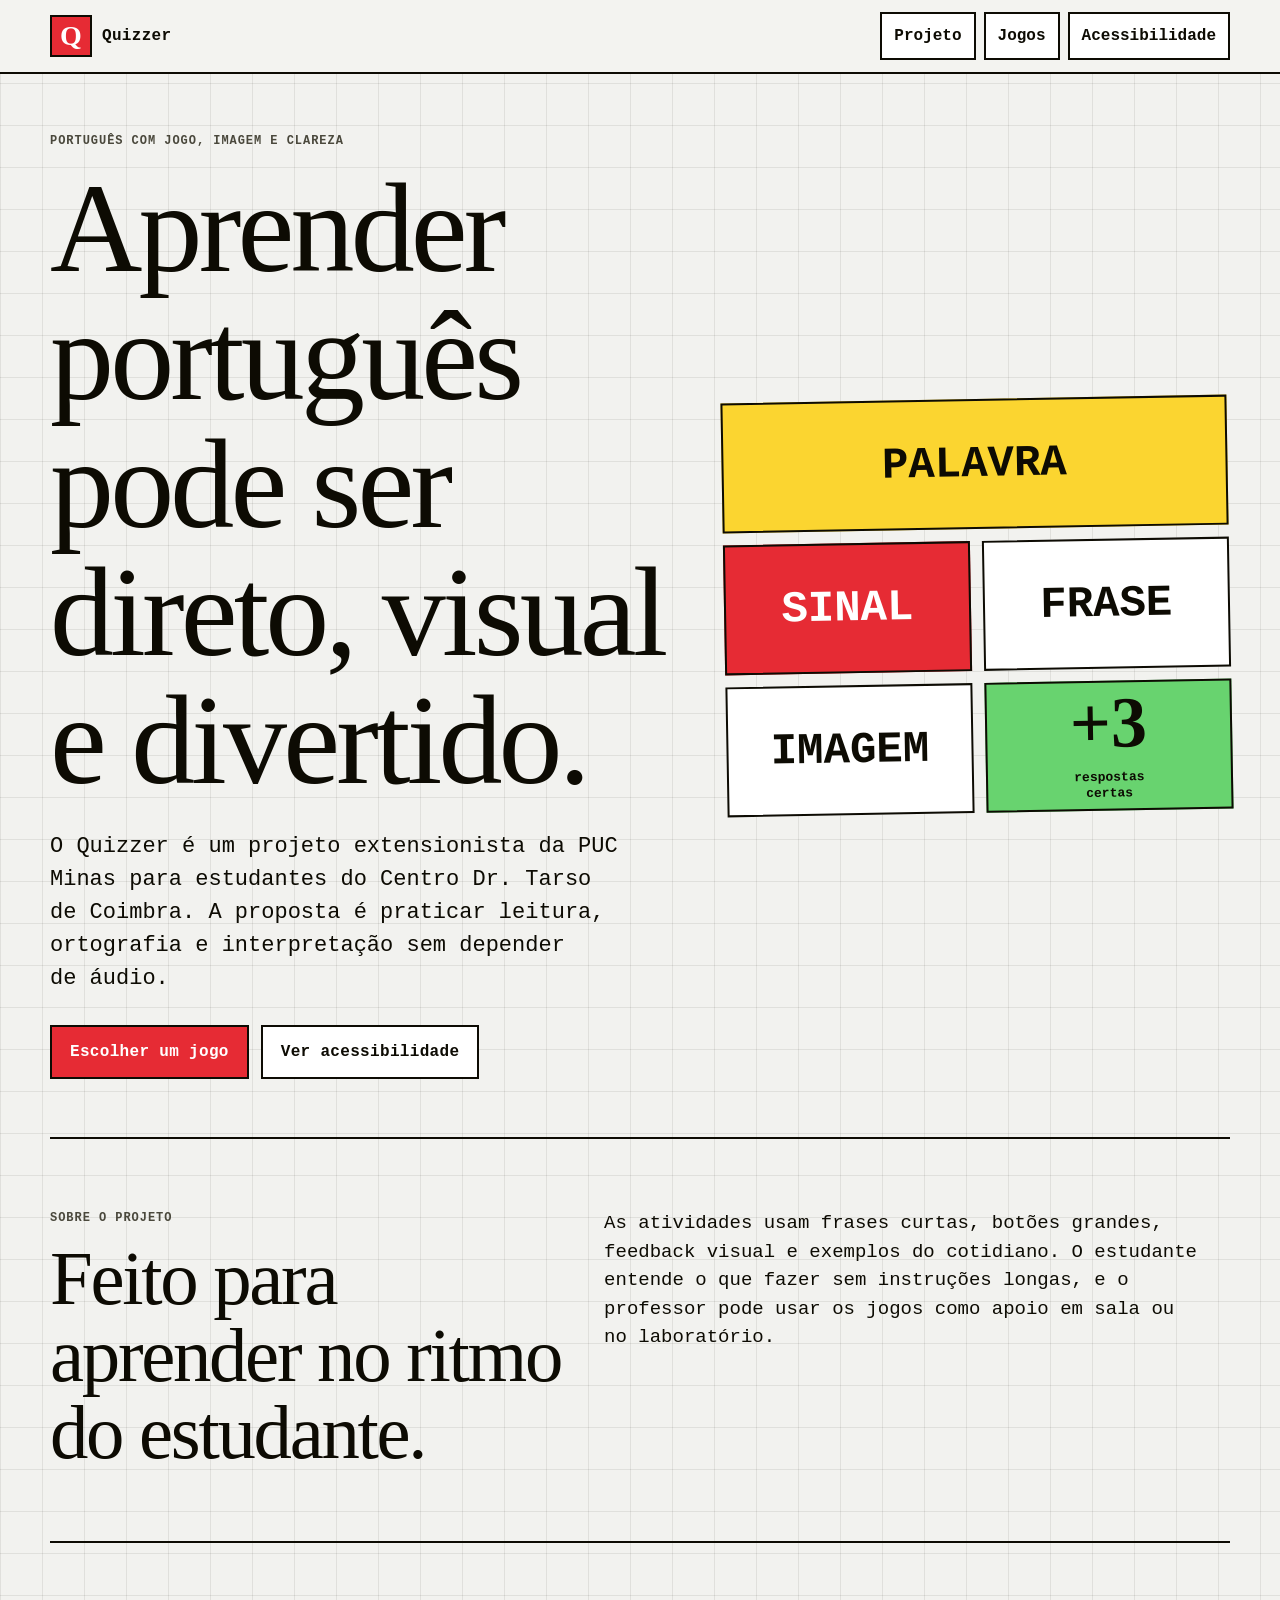
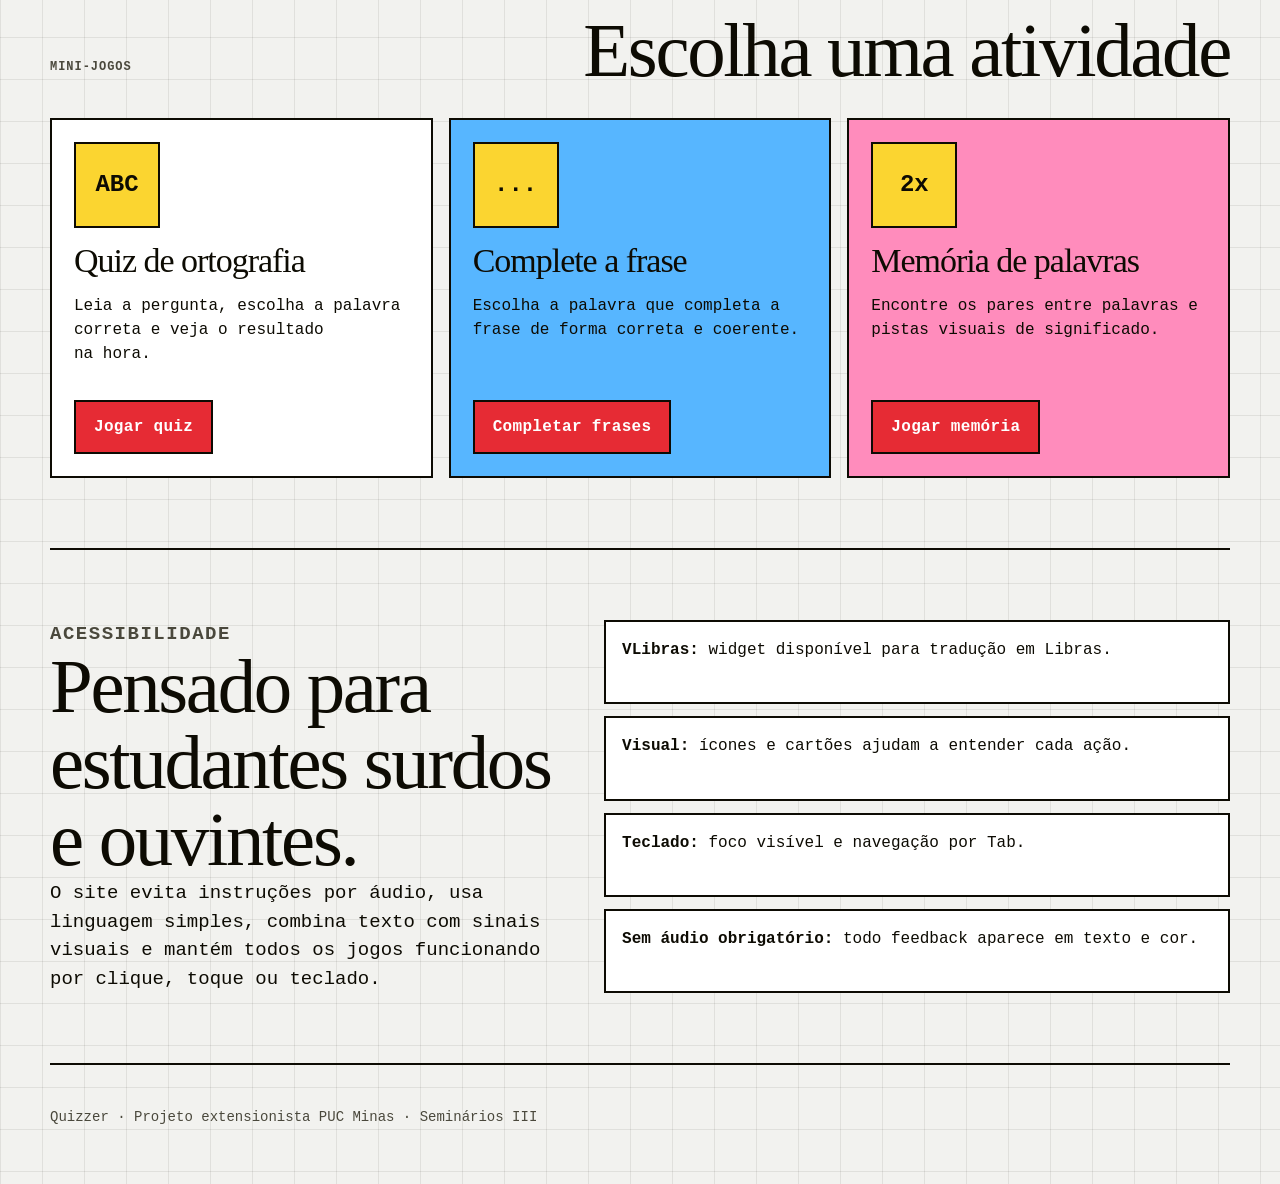
<file: index.html>
<!doctype html>
<html lang="pt-BR">
  <head>
    <meta charset="utf-8">
    <meta name="viewport" content="width=device-width, initial-scale=1">
    <meta http-equiv="refresh" content="0; url=src/index.html">
    <title>Quizzer</title>
    <style>
      body {
        margin: 0;
        min-height: 100vh;
        display: grid;
        place-items: center;
        font-family: -apple-system, BlinkMacSystemFont, "Segoe UI", system-ui, sans-serif;
        background: oklch(96% 0.004 100);
        color: oklch(15% 0.02 100);
      }
      a {
        color: oklch(60% 0.22 25);
        font-weight: 700;
      }
    </style>
  </head>
  <body>
    <main>
      <p>Abrindo o Quizzer... <a href="src/index.html">Clique aqui se não abrir.</a></p>
    </main>
  </body>
</html>
</file>
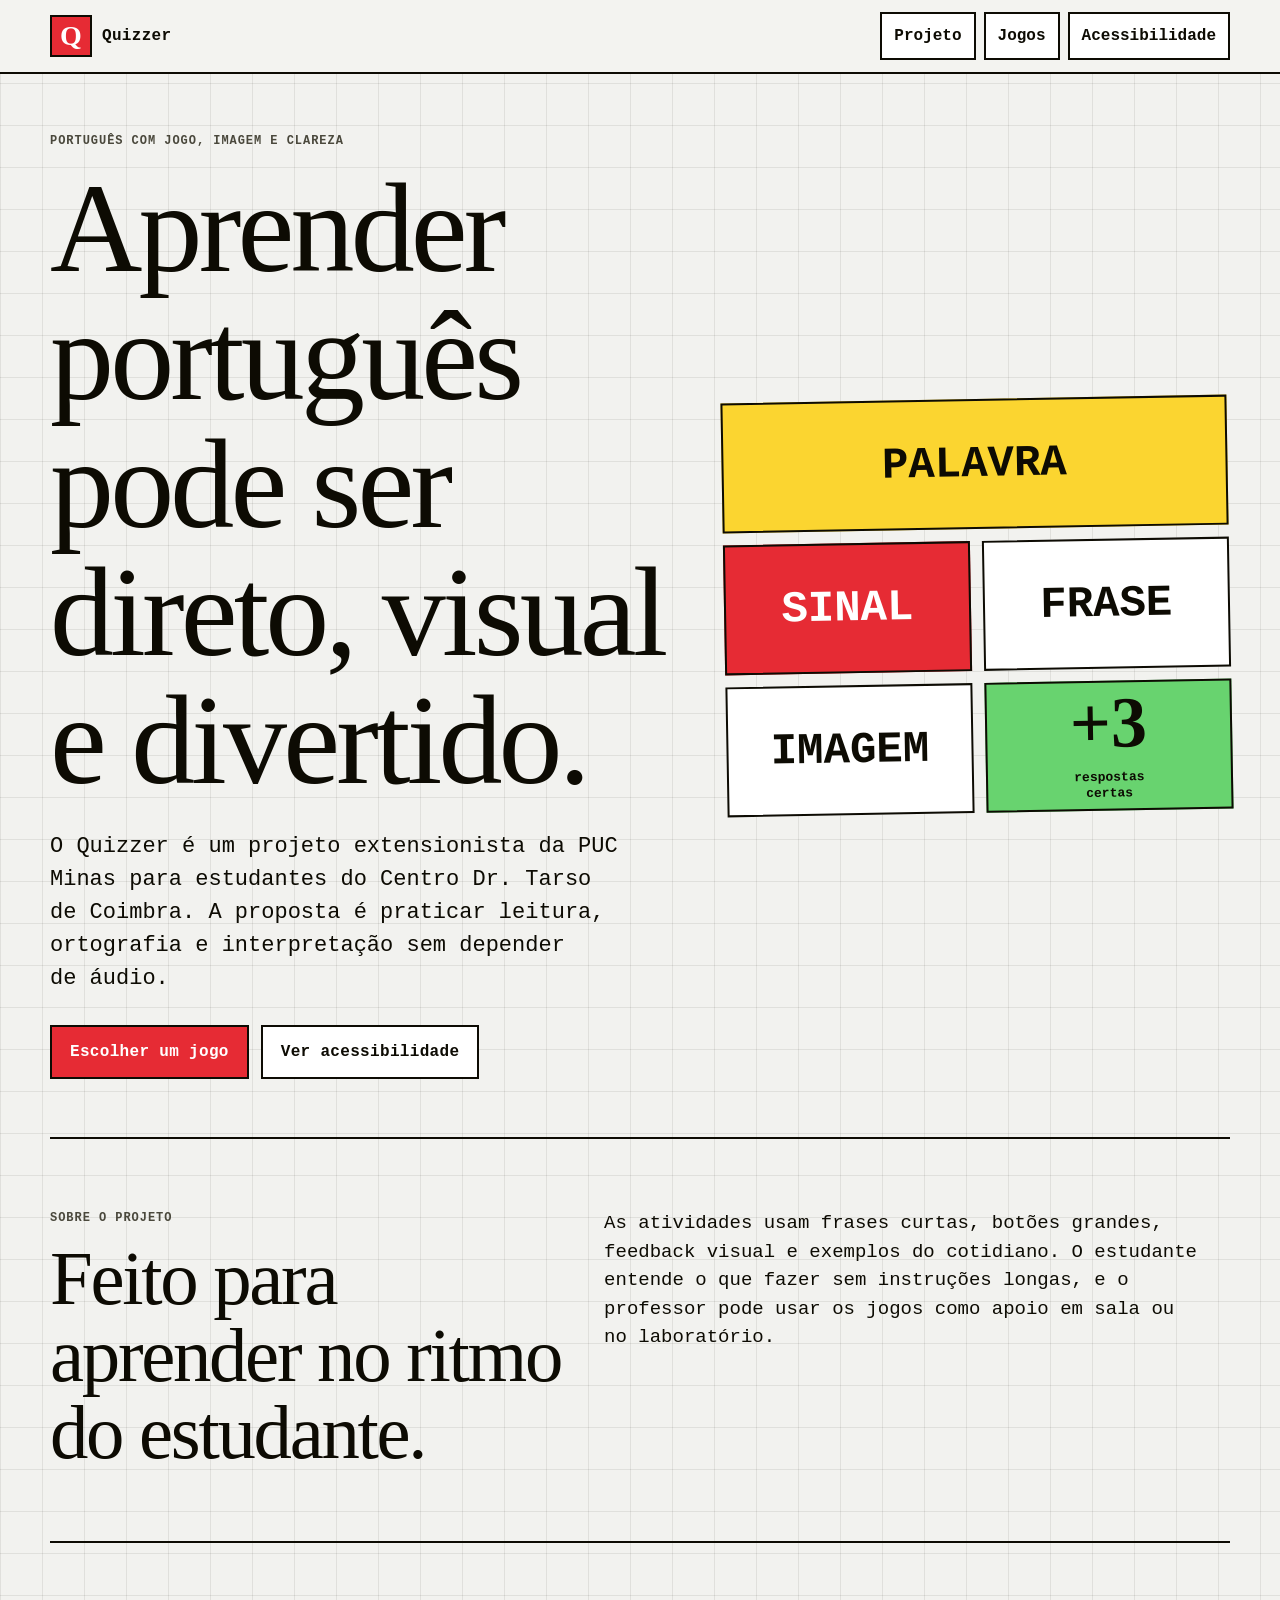
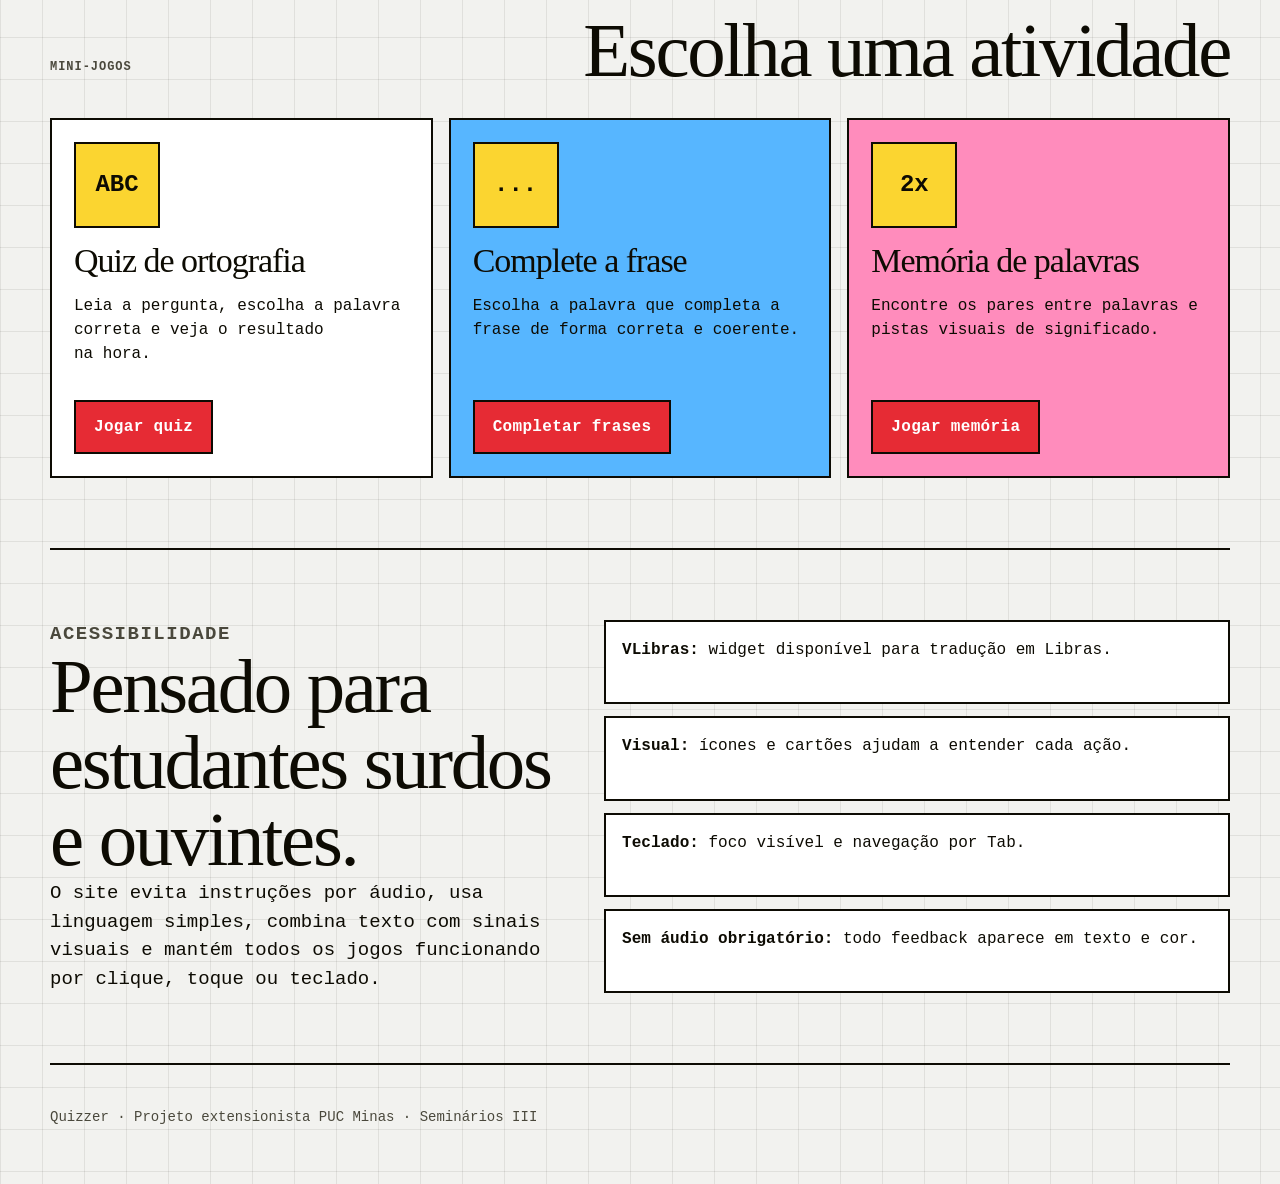
<file: src/index.html>
<!doctype html>
<html lang="pt-BR">
  <head>
    <meta charset="utf-8">
    <meta name="viewport" content="width=device-width, initial-scale=1">
    <meta name="description" content="Quizzer: jogos de língua portuguesa com acessibilidade visual e suporte a Libras.">
    <title>Quizzer | Jogos de Português</title>
    <link rel="stylesheet" href="css/style.css">
  </head>
  <body data-page="home">
    <a class="skip-link" href="#conteudo">Pular para o conteúdo</a>

    <header class="site-header">
      <nav class="nav-shell" aria-label="Navegação principal">
        <a class="brand" href="index.html" aria-label="Página inicial do Quizzer">
          <span class="brand-mark" aria-hidden="true">Q</span>
          <span>Quizzer</span>
        </a>
        <button class="menu-button" type="button" aria-expanded="false" aria-controls="main-menu">
          Menu
        </button>
        <div class="nav-links" id="main-menu">
          <a href="#projeto">Projeto</a>
          <a href="#jogos">Jogos</a>
          <a href="#acessibilidade">Acessibilidade</a>
        </div>
      </nav>
    </header>

    <main id="conteudo">
      <section class="hero section-grid" aria-labelledby="titulo-principal">
        <div class="hero-copy">
          <p class="eyebrow">Português com jogo, imagem e clareza</p>
          <h1 id="titulo-principal">Aprender português pode ser direto, visual e divertido.</h1>
          <p class="lead">
            O Quizzer é um projeto extensionista da PUC Minas para estudantes do Centro Dr. Tarso de Coimbra. A proposta é praticar leitura, ortografia e interpretação sem depender de áudio.
          </p>
          <div class="hero-actions">
            <a class="button primary" href="#jogos">Escolher um jogo</a>
            <a class="button secondary" href="#acessibilidade">Ver acessibilidade</a>
          </div>
        </div>

        <div class="hero-board" role="img" aria-label="Cartões coloridos com palavras, sinais visuais e pontuação de jogos.">
          <div class="board-card card-large">PALAVRA</div>
          <div class="board-card accent-card">SINAL</div>
          <div class="board-card">FRASE</div>
          <div class="board-card">IMAGEM</div>
          <div class="score-tile">
            <span>+3</span>
            <small>respostas certas</small>
          </div>
        </div>
      </section>

      <section class="info-band" id="projeto" aria-labelledby="sobre-titulo">
        <div>
          <p class="eyebrow">Sobre o projeto</p>
          <h2 id="sobre-titulo">Feito para aprender no ritmo do estudante.</h2>
        </div>
        <p>
          As atividades usam frases curtas, botões grandes, feedback visual e exemplos do cotidiano. O estudante entende o que fazer sem instruções longas, e o professor pode usar os jogos como apoio em sala ou no laboratório.
        </p>
      </section>

      <section class="games-section" id="jogos" aria-labelledby="jogos-titulo">
        <div class="section-heading">
          <p class="eyebrow">Mini-jogos</p>
          <h2 id="jogos-titulo">Escolha uma atividade</h2>
        </div>

        <div class="game-grid">
          <article class="game-card">
            <div class="game-icon" aria-hidden="true">ABC</div>
            <h3>Quiz de ortografia</h3>
            <p>Leia a pergunta, escolha a palavra correta e veja o resultado na hora.</p>
            <a class="button primary" href="jogos/quiz.html">Jogar quiz</a>
          </article>

          <article class="game-card">
            <div class="game-icon" aria-hidden="true">...</div>
            <h3>Complete a frase</h3>
            <p>Escolha a palavra que completa a frase de forma correta e coerente.</p>
            <a class="button primary" href="jogos/complete-frase.html">Completar frases</a>
          </article>

          <article class="game-card">
            <div class="game-icon" aria-hidden="true">2x</div>
            <h3>Memória de palavras</h3>
            <p>Encontre os pares entre palavras e pistas visuais de significado.</p>
            <a class="button primary" href="jogos/memoria.html">Jogar memória</a>
          </article>
        </div>
      </section>

      <section class="access-section" id="acessibilidade" aria-labelledby="acessibilidade-titulo">
        <div class="access-copy">
          <p class="eyebrow">Acessibilidade</p>
          <h2 id="acessibilidade-titulo">Pensado para estudantes surdos e ouvintes.</h2>
          <p>
            O site evita instruções por áudio, usa linguagem simples, combina texto com sinais visuais e mantém todos os jogos funcionando por clique, toque ou teclado.
          </p>
        </div>
        <ul class="access-list" aria-label="Recursos de acessibilidade">
          <li><strong>VLibras:</strong> widget disponível para tradução em Libras.</li>
          <li><strong>Visual:</strong> ícones e cartões ajudam a entender cada ação.</li>
          <li><strong>Teclado:</strong> foco visível e navegação por Tab.</li>
          <li><strong>Sem áudio obrigatório:</strong> todo feedback aparece em texto e cor.</li>
        </ul>
      </section>
    </main>

    <footer class="site-footer">
      <p>Quizzer · Projeto extensionista PUC Minas · Seminários III</p>
    </footer>

    <div vw class="enabled">
      <div vw-access-button class="active"></div>
      <div vw-plugin-wrapper>
        <div class="vw-plugin-top-wrapper"></div>
      </div>
    </div>
    <script src="https://vlibras.gov.br/app/vlibras-plugin.js"></script>
    <script src="js/main.js"></script>
  </body>
</html>
</file>
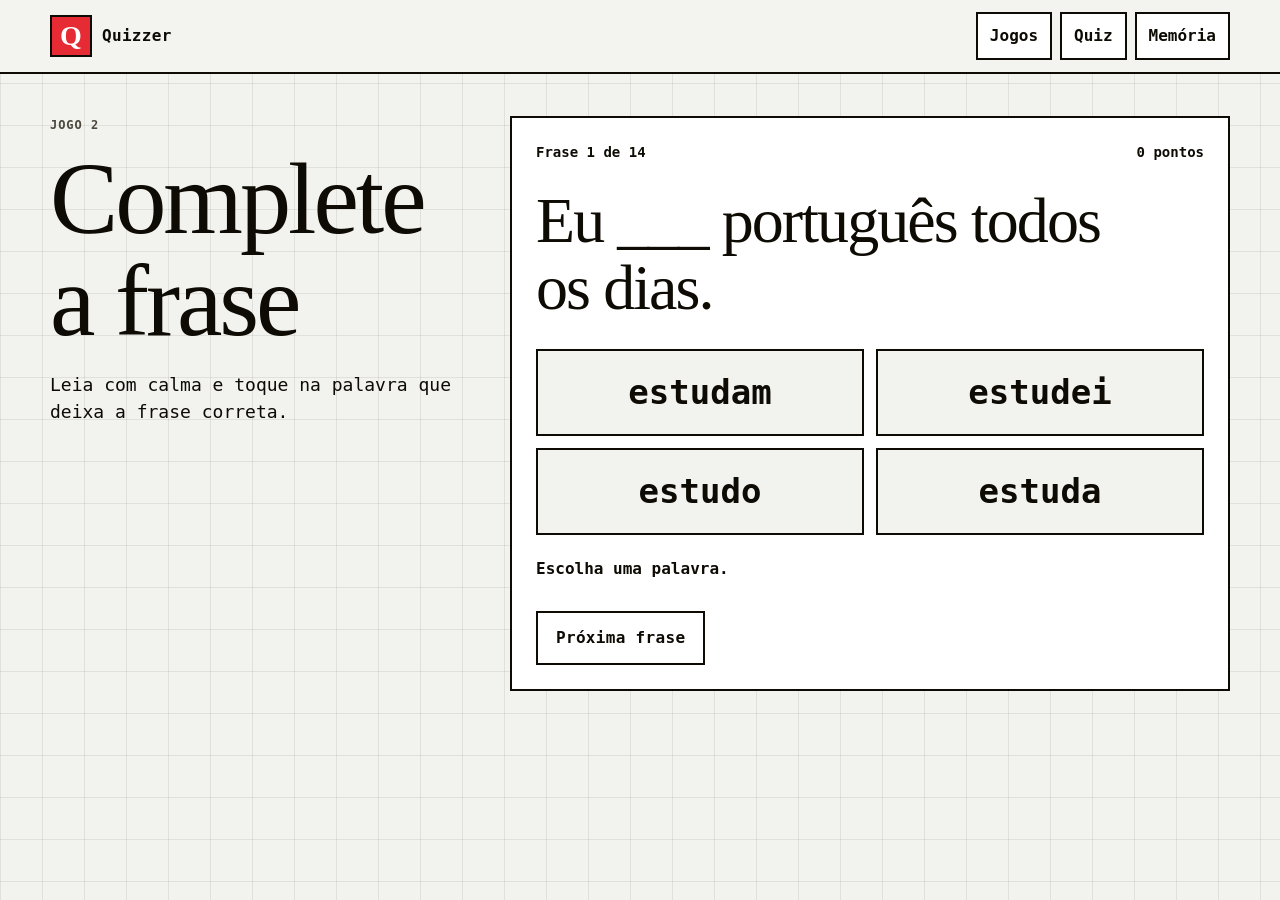
<file: src/jogos/complete-frase.html>
<!doctype html>
<html lang="pt-BR">
  <head>
    <meta charset="utf-8">
    <meta name="viewport" content="width=device-width, initial-scale=1">
    <title>Complete a frase | Quizzer</title>
    <link rel="stylesheet" href="../css/style.css">
  </head>
  <body data-page="frase">
    <a class="skip-link" href="#conteudo">Pular para o jogo</a>

    <header class="site-header">
      <nav class="nav-shell" aria-label="Navegação principal">
        <a class="brand" href="../index.html">
          <span class="brand-mark" aria-hidden="true">Q</span>
          <span>Quizzer</span>
        </a>
        <div class="nav-links always-visible">
          <a href="../index.html#jogos">Jogos</a>
          <a href="quiz.html">Quiz</a>
          <a href="memoria.html">Memória</a>
        </div>
      </nav>
    </header>

    <main class="game-page" id="conteudo">
      <section class="game-shell" aria-labelledby="frase-titulo">
        <div class="game-intro">
          <p class="eyebrow">Jogo 2</p>
          <h1 id="frase-titulo">Complete a frase</h1>
          <p>Leia com calma e toque na palavra que deixa a frase correta.</p>
        </div>

        <div class="play-card">
          <div class="progress-row">
            <span id="phrase-progress">Frase 1 de 5</span>
            <span id="phrase-score">0 pontos</span>
          </div>
          <p class="sentence" id="phrase-question">Carregando frase...</p>
          <div class="answer-grid" id="phrase-options" aria-label="Palavras para completar a frase"></div>
          <p class="feedback" id="phrase-feedback" role="status" aria-live="polite">Escolha uma palavra.</p>
          <button class="button secondary" id="phrase-next" type="button">Próxima frase</button>
        </div>
      </section>
    </main>

    <div vw class="enabled">
      <div vw-access-button class="active"></div>
      <div vw-plugin-wrapper>
        <div class="vw-plugin-top-wrapper"></div>
      </div>
    </div>
    <script src="https://vlibras.gov.br/app/vlibras-plugin.js"></script>
    <script src="../js/main.js"></script>
  </body>
</html>
</file>
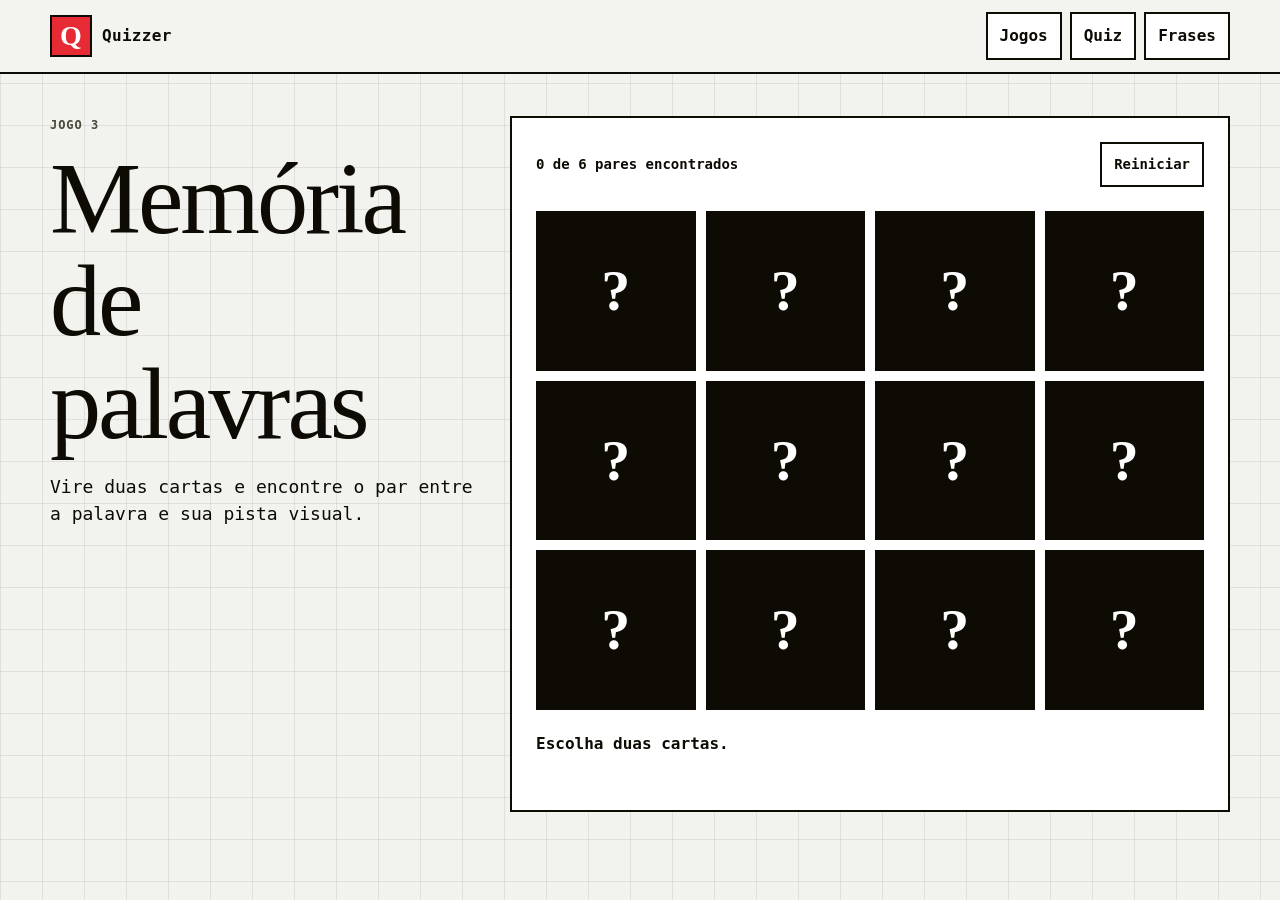
<file: src/jogos/memoria.html>
<!doctype html>
<html lang="pt-BR">
  <head>
    <meta charset="utf-8">
    <meta name="viewport" content="width=device-width, initial-scale=1">
    <title>Memória de palavras | Quizzer</title>
    <link rel="stylesheet" href="../css/style.css">
  </head>
  <body data-page="memoria">
    <a class="skip-link" href="#conteudo">Pular para o jogo</a>

    <header class="site-header">
      <nav class="nav-shell" aria-label="Navegação principal">
        <a class="brand" href="../index.html">
          <span class="brand-mark" aria-hidden="true">Q</span>
          <span>Quizzer</span>
        </a>
        <div class="nav-links always-visible">
          <a href="../index.html#jogos">Jogos</a>
          <a href="quiz.html">Quiz</a>
          <a href="complete-frase.html">Frases</a>
        </div>
      </nav>
    </header>

    <main class="game-page" id="conteudo">
      <section class="game-shell" aria-labelledby="memoria-titulo">
        <div class="game-intro">
          <p class="eyebrow">Jogo 3</p>
          <h1 id="memoria-titulo">Memória de palavras</h1>
          <p>Vire duas cartas e encontre o par entre a palavra e sua pista visual.</p>
        </div>

        <div class="play-card">
          <div class="progress-row">
            <span id="memory-status">0 de 6 pares encontrados</span>
            <button class="text-button" id="memory-restart" type="button">Reiniciar</button>
          </div>
          <div class="memory-grid" id="memory-grid" aria-label="Cartas do jogo da memória"></div>
          <p class="feedback" id="memory-feedback" role="status" aria-live="polite">Escolha duas cartas.</p>
        </div>
      </section>
    </main>

    <div vw class="enabled">
      <div vw-access-button class="active"></div>
      <div vw-plugin-wrapper>
        <div class="vw-plugin-top-wrapper"></div>
      </div>
    </div>
    <script src="https://vlibras.gov.br/app/vlibras-plugin.js"></script>
    <script src="../js/main.js"></script>
  </body>
</html>
</file>
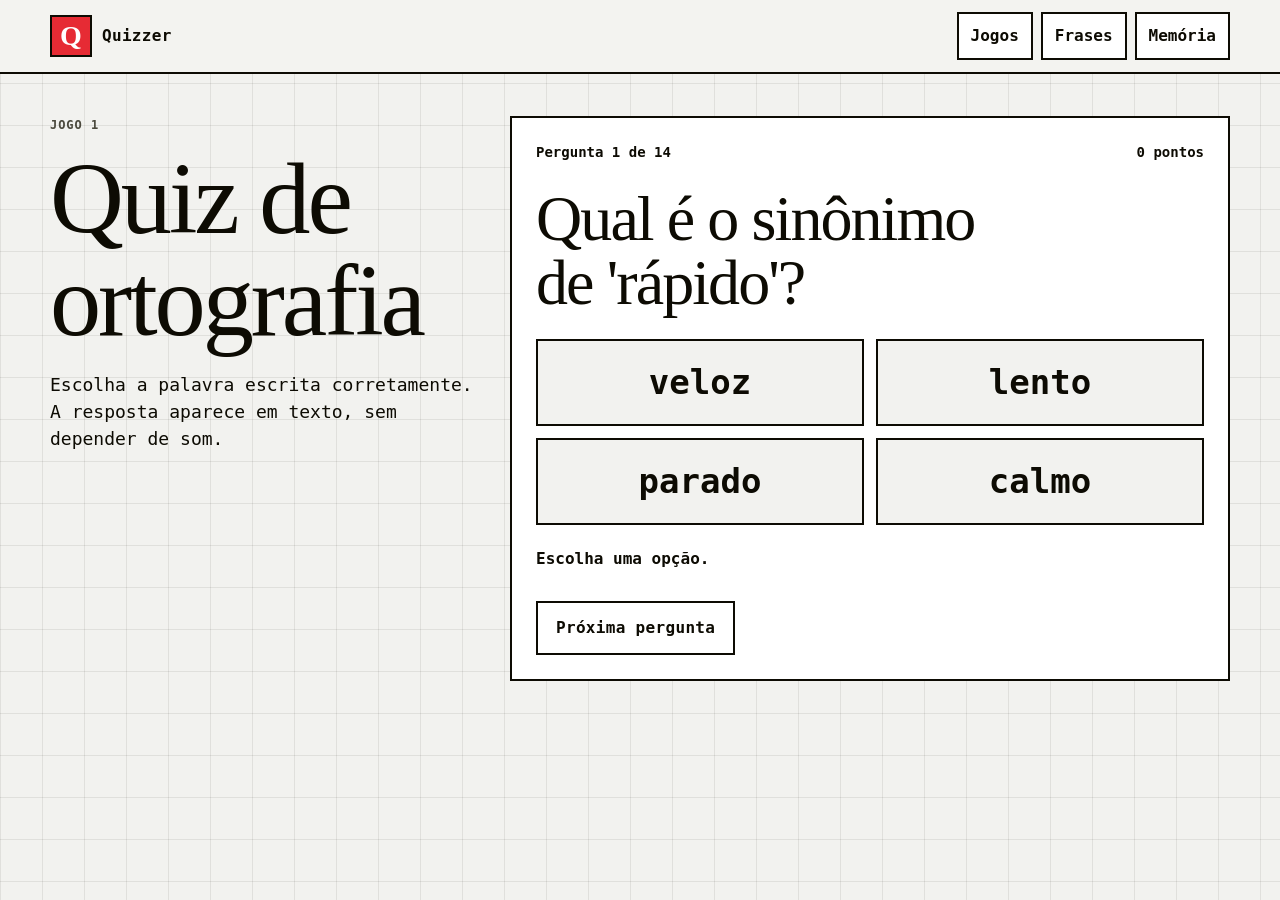
<file: src/jogos/quiz.html>
<!doctype html>
<html lang="pt-BR">
  <head>
    <meta charset="utf-8">
    <meta name="viewport" content="width=device-width, initial-scale=1">
    <title>Quiz de ortografia | Quizzer</title>
    <link rel="stylesheet" href="../css/style.css">
  </head>
  <body data-page="quiz">
    <a class="skip-link" href="#conteudo">Pular para o jogo</a>

    <header class="site-header">
      <nav class="nav-shell" aria-label="Navegação principal">
        <a class="brand" href="../index.html">
          <span class="brand-mark" aria-hidden="true">Q</span>
          <span>Quizzer</span>
        </a>
        <div class="nav-links always-visible">
          <a href="../index.html#jogos">Jogos</a>
          <a href="complete-frase.html">Frases</a>
          <a href="memoria.html">Memória</a>
        </div>
      </nav>
    </header>

    <main class="game-page" id="conteudo">
      <section class="game-shell" aria-labelledby="quiz-titulo">
        <div class="game-intro">
          <p class="eyebrow">Jogo 1</p>
          <h1 id="quiz-titulo">Quiz de ortografia</h1>
          <p>Escolha a palavra escrita corretamente. A resposta aparece em texto, sem depender de som.</p>
        </div>

        <div class="play-card">
          <div class="progress-row">
            <span id="quiz-progress">Pergunta 1 de 5</span>
            <span id="quiz-score">0 pontos</span>
          </div>
          <h2 id="quiz-question">Carregando pergunta...</h2>
          <div class="answer-grid" id="quiz-options" aria-label="Opções de resposta"></div>
          <p class="feedback" id="quiz-feedback" role="status" aria-live="polite">Escolha uma opção.</p>
          <button class="button secondary" id="quiz-next" type="button">Próxima pergunta</button>
        </div>
      </section>
    </main>

    <div vw class="enabled">
      <div vw-access-button class="active"></div>
      <div vw-plugin-wrapper>
        <div class="vw-plugin-top-wrapper"></div>
      </div>
    </div>
    <script src="https://vlibras.gov.br/app/vlibras-plugin.js"></script>
    <script src="../js/main.js"></script>
  </body>
</html>
</file>
<file: src/css/style.css>
:root {
  --bg: oklch(96% 0.004 100);
  --surface: oklch(100% 0 0);
  --fg: oklch(15% 0.02 100);
  --muted: oklch(40% 0.02 100);
  --border: oklch(15% 0.02 100);
  --accent: oklch(60% 0.22 25);
  --yellow: oklch(88% 0.17 95);
  --green: oklch(78% 0.17 145);
  --blue: oklch(75% 0.14 245);
  --pink: oklch(78% 0.15 355);
  --font-display: "Times New Roman", "Iowan Old Style", Georgia, serif;
  --font-body: ui-monospace, "IBM Plex Mono", "JetBrains Mono", Menlo, monospace;
}

/* Base: high-contrast brutalist grid with large targets for young students. */
* {
  box-sizing: border-box;
}

html {
  scroll-behavior: smooth;
}

body {
  margin: 0;
  background:
    linear-gradient(90deg, color-mix(in oklch, var(--border) 8%, transparent) 1px, transparent 1px),
    linear-gradient(0deg, color-mix(in oklch, var(--border) 8%, transparent) 1px, transparent 1px),
    var(--bg);
  background-size: 42px 42px;
  color: var(--fg);
  font-family: var(--font-body);
  font-size: 16px;
  line-height: 1.5;
}

a {
  color: inherit;
}

button,
a.button {
  min-height: 44px;
}

button,
input,
select,
textarea {
  font: inherit;
}

:focus-visible {
  outline: 4px solid var(--accent);
  outline-offset: 4px;
}

.skip-link {
  position: absolute;
  inset-inline-start: 16px;
  top: 12px;
  z-index: 20;
  transform: translateY(-150%);
  background: var(--accent);
  color: var(--surface);
  padding: 10px 14px;
  border: 2px solid var(--border);
}

.skip-link:focus {
  transform: translateY(0);
}

.site-header {
  position: sticky;
  top: 0;
  z-index: 10;
  background: color-mix(in oklch, var(--bg) 94%, white);
  border-bottom: 2px solid var(--border);
}

.nav-shell {
  width: min(1180px, calc(100% - 32px));
  margin: 0 auto;
  min-height: 72px;
  display: flex;
  align-items: center;
  justify-content: space-between;
  gap: 18px;
}

.brand {
  display: inline-flex;
  align-items: center;
  gap: 10px;
  text-decoration: none;
  font-weight: 800;
  letter-spacing: 0.02em;
}

.brand-mark {
  display: grid;
  place-items: center;
  inline-size: 42px;
  block-size: 42px;
  background: var(--accent);
  color: var(--surface);
  border: 2px solid var(--border);
  font-family: var(--font-display);
  font-size: 28px;
  line-height: 1;
}

.nav-links {
  display: flex;
  align-items: center;
  gap: 8px;
}

.nav-links a,
.menu-button,
.text-button {
  border: 2px solid var(--border);
  background: var(--surface);
  color: var(--fg);
  padding: 10px 12px;
  text-decoration: none;
  font-weight: 700;
}

.menu-button {
  display: none;
}

.section-grid,
.info-band,
.games-section,
.access-section,
.site-footer,
.game-shell {
  width: min(1180px, calc(100% - 32px));
  margin-inline: auto;
}

.hero {
  min-height: calc(100vh - 72px);
  display: grid;
  grid-template-columns: minmax(0, 1fr) minmax(340px, 0.8fr);
  gap: 42px;
  align-items: center;
  padding: 58px 0;
}

.eyebrow {
  margin: 0 0 14px;
  color: var(--muted);
  font-size: 12px;
  font-weight: 800;
  letter-spacing: 0.08em;
  text-transform: uppercase;
}

h1,
h2,
h3,
p {
  text-wrap: pretty;
}

/* Texto invisível na tela, mas presente no innerText: o VLibras e os
   leitores de tela usam esse conteúdo (ex.: "(lacuna)", "vírgula"). */
.sr-only {
  position: absolute;
  width: 1px;
  height: 1px;
  padding: 0;
  margin: -1px;
  overflow: hidden;
  clip: rect(0, 0, 0, 0);
  white-space: nowrap;
  border: 0;
}

/* O clique (e a captura de texto do VLibras) deve atingir o parágrafo ou o
   botão inteiro, nunca um span interno isolado. */
.gap-mark,
.answer-option span {
  pointer-events: none;
}

h1,
h2,
h3 {
  margin: 0;
  font-family: var(--font-display);
  font-weight: 400;
  letter-spacing: -0.03em;
  line-height: 1;
}

h1 {
  max-width: 11ch;
  font-size: clamp(66px, 10vw, 150px);
}

h2 {
  font-size: clamp(42px, 6vw, 82px);
}

h3 {
  font-size: 34px;
}

.lead {
  max-width: 66ch;
  margin: 26px 0 0;
  font-size: clamp(18px, 2vw, 22px);
}

.hero-actions {
  display: flex;
  flex-wrap: wrap;
  gap: 12px;
  margin-top: 30px;
}

.button {
  display: inline-flex;
  align-items: center;
  justify-content: center;
  border: 2px solid var(--border);
  padding: 13px 18px;
  text-decoration: none;
  font-weight: 800;
  letter-spacing: 0.02em;
  cursor: pointer;
}

.button.primary {
  background: var(--accent);
  color: var(--surface);
}

.button.secondary {
  background: var(--surface);
  color: var(--fg);
}

.hero-board {
  /* The board acts as the main visual signal: words, score, and signs. */
  display: grid;
  grid-template-columns: repeat(2, minmax(120px, 1fr));
  gap: 12px;
  transform: rotate(-1deg);
}

.board-card,
.score-tile {
  min-height: 130px;
  display: grid;
  place-items: center;
  border: 2px solid var(--border);
  background: var(--surface);
  font-weight: 900;
  font-size: clamp(24px, 4vw, 44px);
}

.card-large {
  grid-column: span 2;
  background: var(--yellow);
}

.accent-card {
  background: var(--accent);
  color: var(--surface);
}

.score-tile {
  background: var(--green);
  text-align: center;
}

.score-tile span {
  display: block;
  font-family: var(--font-display);
  font-size: 72px;
  line-height: 0.9;
}

.score-tile small {
  display: block;
  max-width: 12ch;
  font-size: 13px;
  line-height: 1.2;
}

.info-band,
.access-section {
  display: grid;
  grid-template-columns: 0.9fr 1.1fr;
  gap: 42px;
  padding: 70px 0;
  border-top: 2px solid var(--border);
}

.info-band > p,
.access-copy p {
  max-width: 68ch;
  margin: 0;
  font-size: 19px;
}

.games-section {
  padding: 70px 0;
  border-top: 2px solid var(--border);
}

.section-heading {
  display: flex;
  justify-content: space-between;
  align-items: end;
  gap: 24px;
  margin-bottom: 28px;
}

.game-grid {
  display: grid;
  grid-template-columns: repeat(3, minmax(0, 1fr));
  gap: 16px;
}

.game-card {
  display: flex;
  min-height: 360px;
  flex-direction: column;
  align-items: flex-start;
  gap: 16px;
  padding: 22px;
  background: var(--surface);
  border: 2px solid var(--border);
}

.game-card:nth-child(2) {
  background: var(--blue);
}

.game-card:nth-child(3) {
  background: var(--pink);
}

.game-card p {
  margin: 0;
}

.game-card .button {
  margin-top: auto;
}

.game-icon {
  display: grid;
  place-items: center;
  inline-size: 86px;
  block-size: 86px;
  border: 2px solid var(--border);
  background: var(--yellow);
  font-weight: 900;
  font-size: 24px;
}

.access-list {
  display: grid;
  gap: 12px;
  margin: 0;
  padding: 0;
  list-style: none;
}

.access-list li {
  padding: 16px;
  border: 2px solid var(--border);
  background: var(--surface);
}

.site-footer {
  padding: 28px 0 42px;
  border-top: 2px solid var(--border);
  color: var(--muted);
  font-size: 14px;
}

.game-page {
  padding: 42px 0 72px;
}

/* Game pages keep instructions fixed on desktop and the activity dominant. */
.game-shell {
  display: grid;
  grid-template-columns: 0.75fr 1.25fr;
  gap: 28px;
  align-items: start;
}

.game-intro {
  position: sticky;
  top: 104px;
}

.game-intro h1 {
  max-width: 8ch;
  font-size: clamp(58px, 8vw, 112px);
}

.game-intro p:not(.eyebrow) {
  max-width: 45ch;
  font-size: 18px;
}

.play-card {
  min-height: 560px;
  padding: 24px;
  border: 2px solid var(--border);
  background: var(--surface);
}

.progress-row {
  display: flex;
  align-items: center;
  justify-content: space-between;
  gap: 16px;
  margin-bottom: 24px;
  font-size: 14px;
  font-weight: 800;
}

.play-card h2 {
  max-width: 14ch;
  margin-bottom: 24px;
  font-size: clamp(38px, 5vw, 70px);
}

.sentence {
  margin: 20px 0 28px;
  font-family: var(--font-display);
  font-size: clamp(38px, 5vw, 70px);
  line-height: 1.05;
  letter-spacing: -0.03em;
}

.answer-grid {
  display: grid;
  grid-template-columns: repeat(2, minmax(0, 1fr));
  gap: 12px;
}

.answer-option,
.memory-card {
  border: 2px solid var(--border);
  background: var(--bg);
  color: var(--fg);
  cursor: pointer;
  font-weight: 900;
}

.answer-option {
  min-height: 86px;
  padding: 16px;
  font-size: clamp(20px, 3vw, 34px);
}

.answer-option:hover,
.memory-card:hover,
.text-button:hover,
.button:hover,
.nav-links a:hover {
  transform: translate(-2px, -2px);
}

.answer-option.correct {
  background: var(--green);
}

.answer-option.wrong {
  background: var(--pink);
}

.feedback {
  min-height: 32px;
  margin: 22px 0;
  font-weight: 800;
}

.feedback.success {
  color: oklch(42% 0.14 145);
}

.feedback.error {
  color: oklch(50% 0.2 25);
}

.memory-grid {
  display: grid;
  grid-template-columns: repeat(4, minmax(0, 1fr));
  gap: 10px;
}

.memory-card {
  aspect-ratio: 1;
  display: grid;
  place-items: center;
  padding: 8px;
  text-align: center;
  font-size: clamp(16px, 2.4vw, 26px);
}

.memory-card.is-hidden {
  background: var(--fg);
  color: transparent;
}

/* Hidden cards still expose a clear visual affordance without using audio. */
.memory-card.is-hidden::after {
  content: "?";
  color: var(--surface);
  font-family: var(--font-display);
  font-size: 58px;
}

.memory-card.is-matched {
  background: var(--green);
}

@media (max-width: 860px) {
  .hero,
  .info-band,
  .access-section,
  .game-shell {
    grid-template-columns: 1fr;
  }

  .hero {
    min-height: auto;
  }

  .game-grid {
    grid-template-columns: 1fr;
  }

  .game-intro {
    position: static;
  }

  .game-card {
    min-height: 280px;
  }
}

@media (max-width: 640px) {
  .nav-shell {
    width: min(100% - 24px, 1180px);
    min-height: 64px;
  }

  .menu-button {
    display: inline-flex;
  }

  .nav-links:not(.always-visible) {
    position: absolute;
    inset-inline: 12px;
    top: 72px;
    display: none;
    flex-direction: column;
    align-items: stretch;
    background: var(--bg);
    border: 2px solid var(--border);
    padding: 8px;
  }

  .nav-links.is-open {
    display: flex;
  }

  .always-visible {
    gap: 4px;
  }

  .always-visible a {
    padding: 8px;
    font-size: 12px;
  }

  .section-grid,
  .info-band,
  .games-section,
  .access-section,
  .site-footer,
  .game-shell {
    width: min(100% - 24px, 1180px);
  }

  h1 {
    font-size: clamp(54px, 17vw, 88px);
  }

  h2 {
    font-size: clamp(36px, 13vw, 58px);
  }

  .hero-board,
  .answer-grid,
  .memory-grid {
    grid-template-columns: 1fr;
  }

  .card-large {
    grid-column: auto;
  }

  .play-card {
    min-height: auto;
    padding: 16px;
  }
}
</file>
